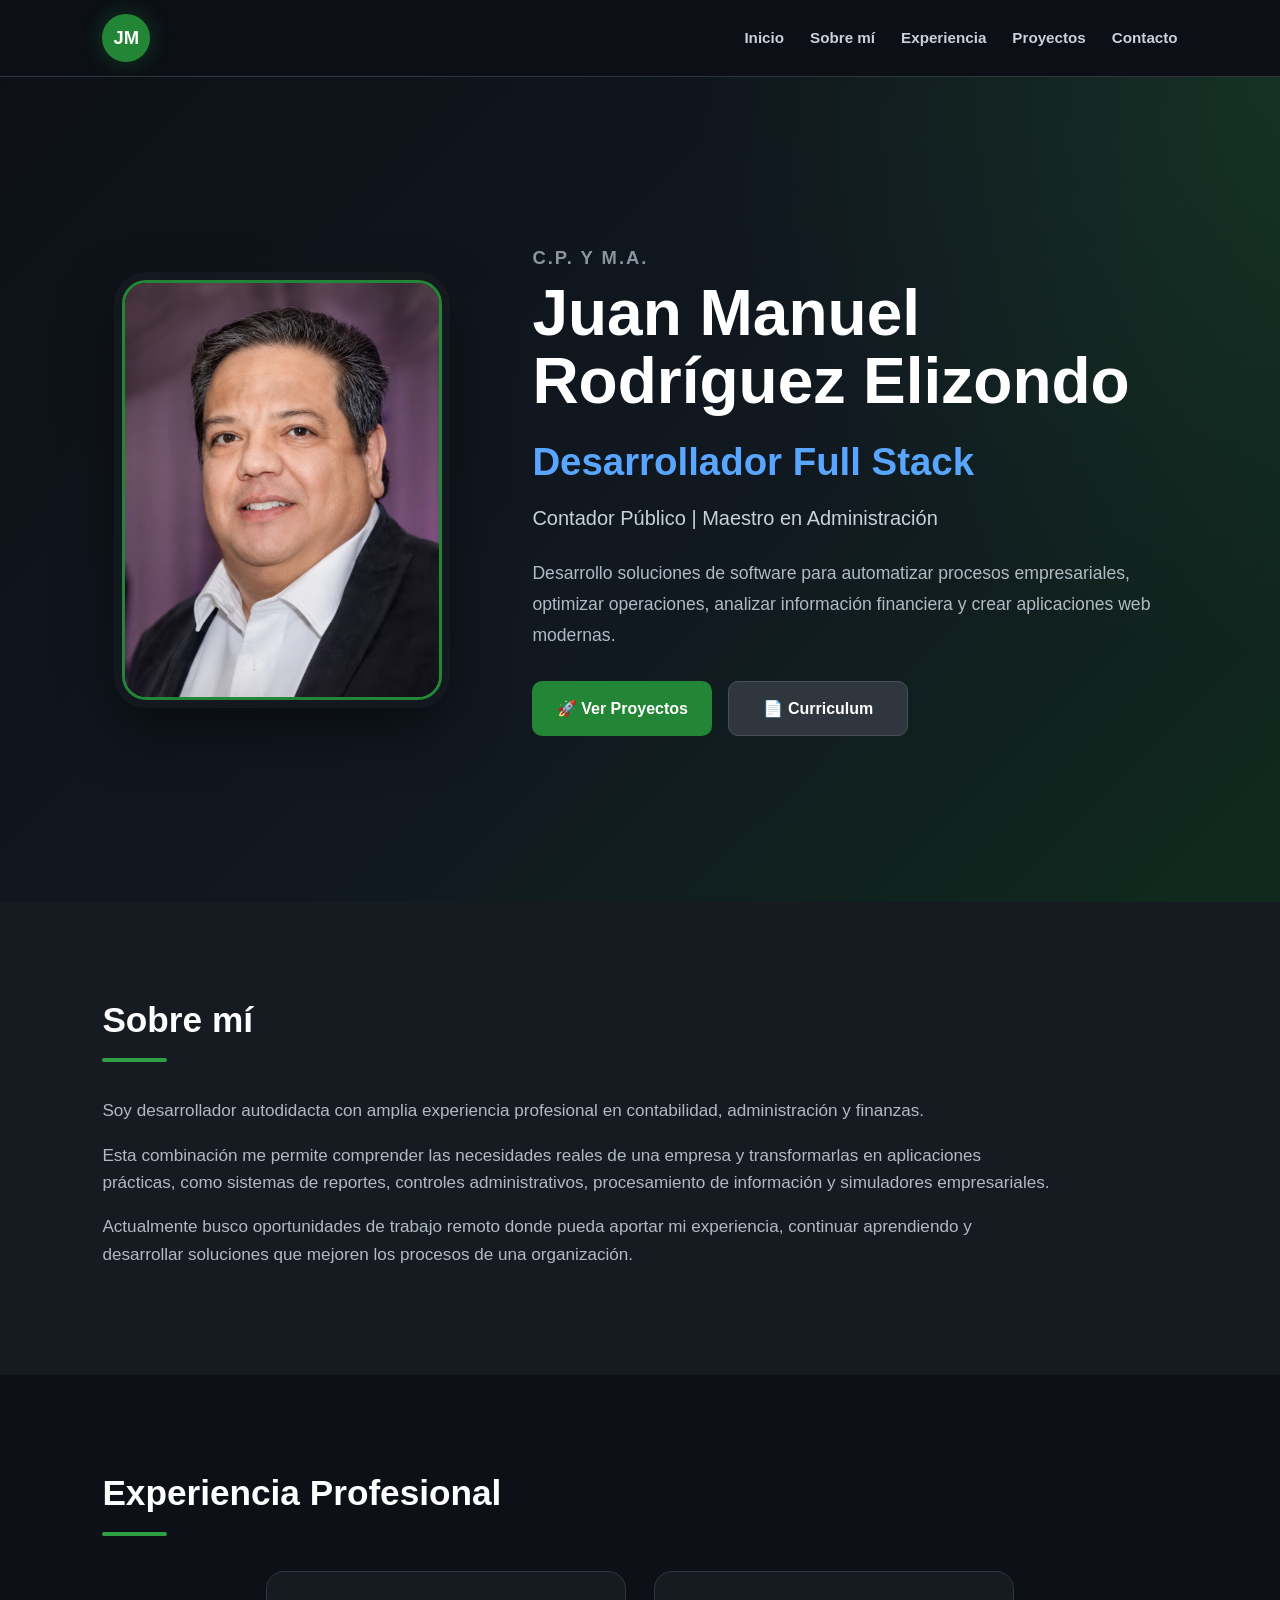
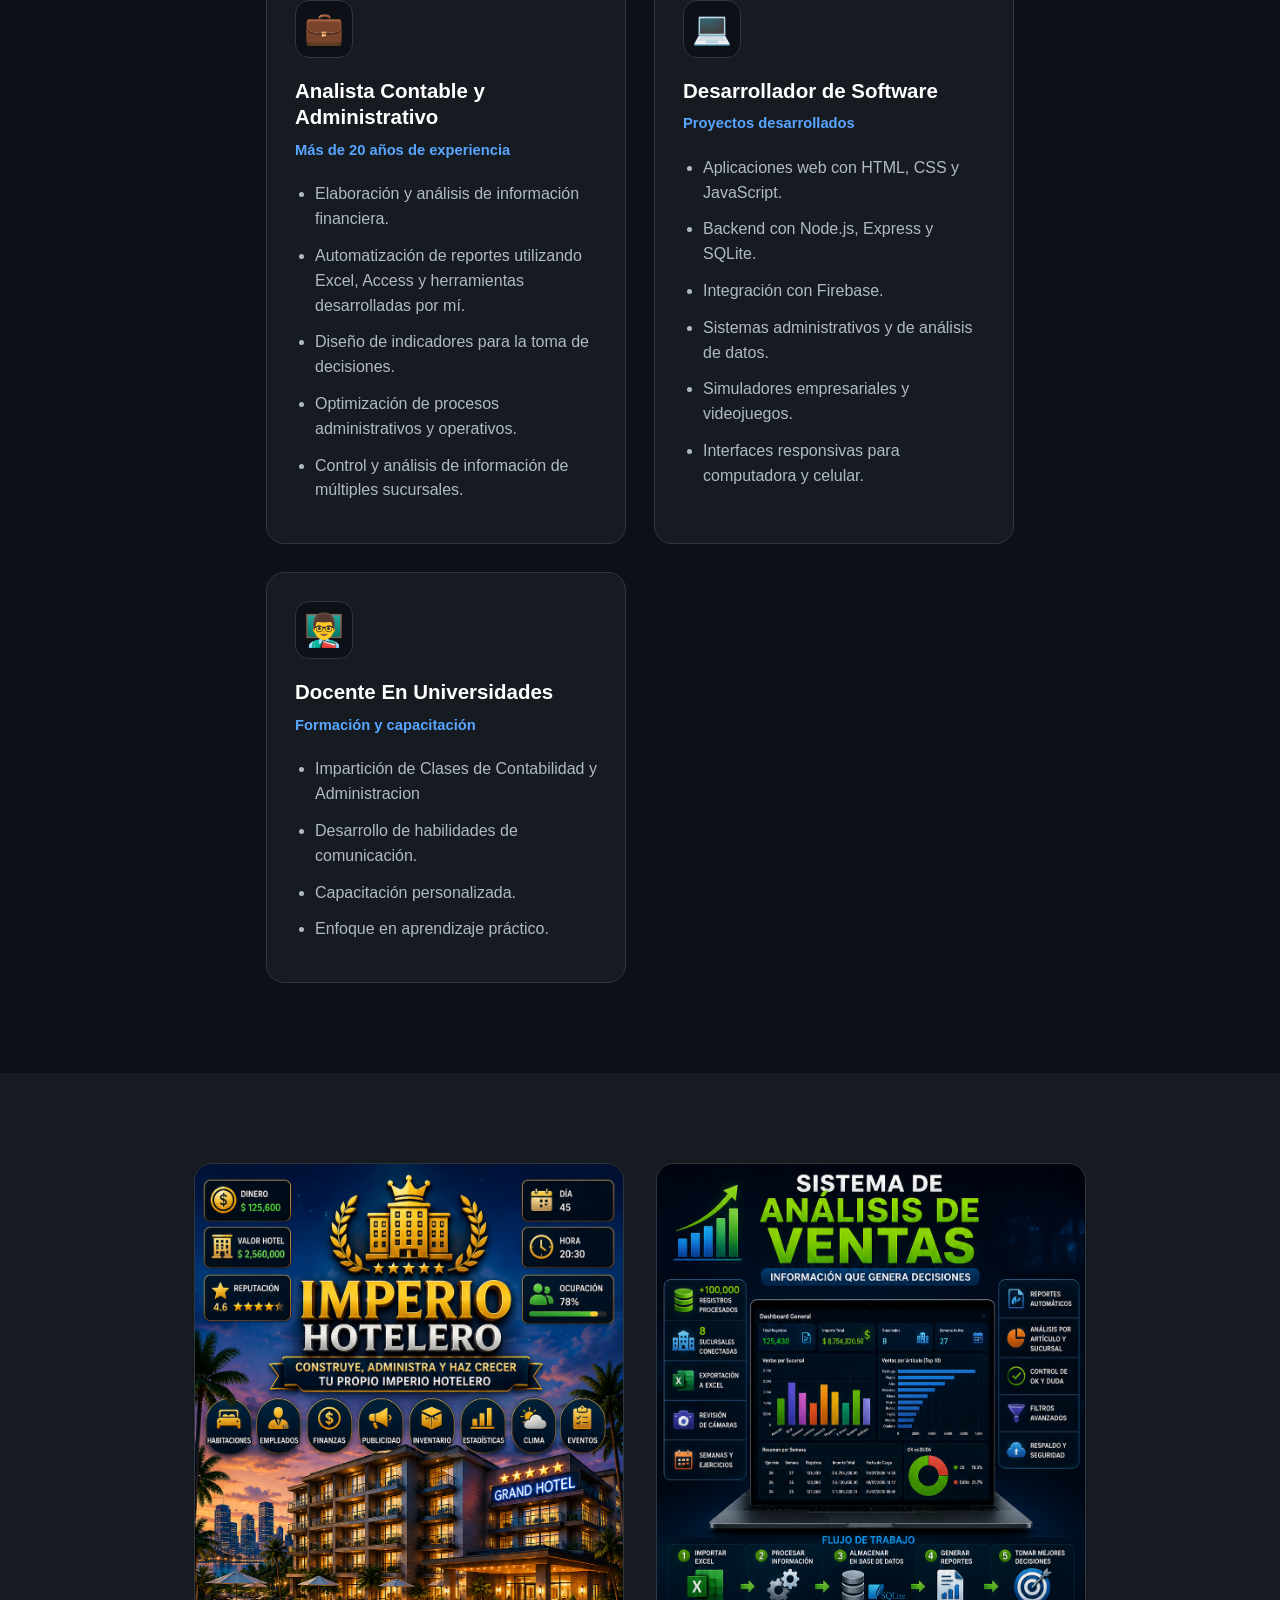
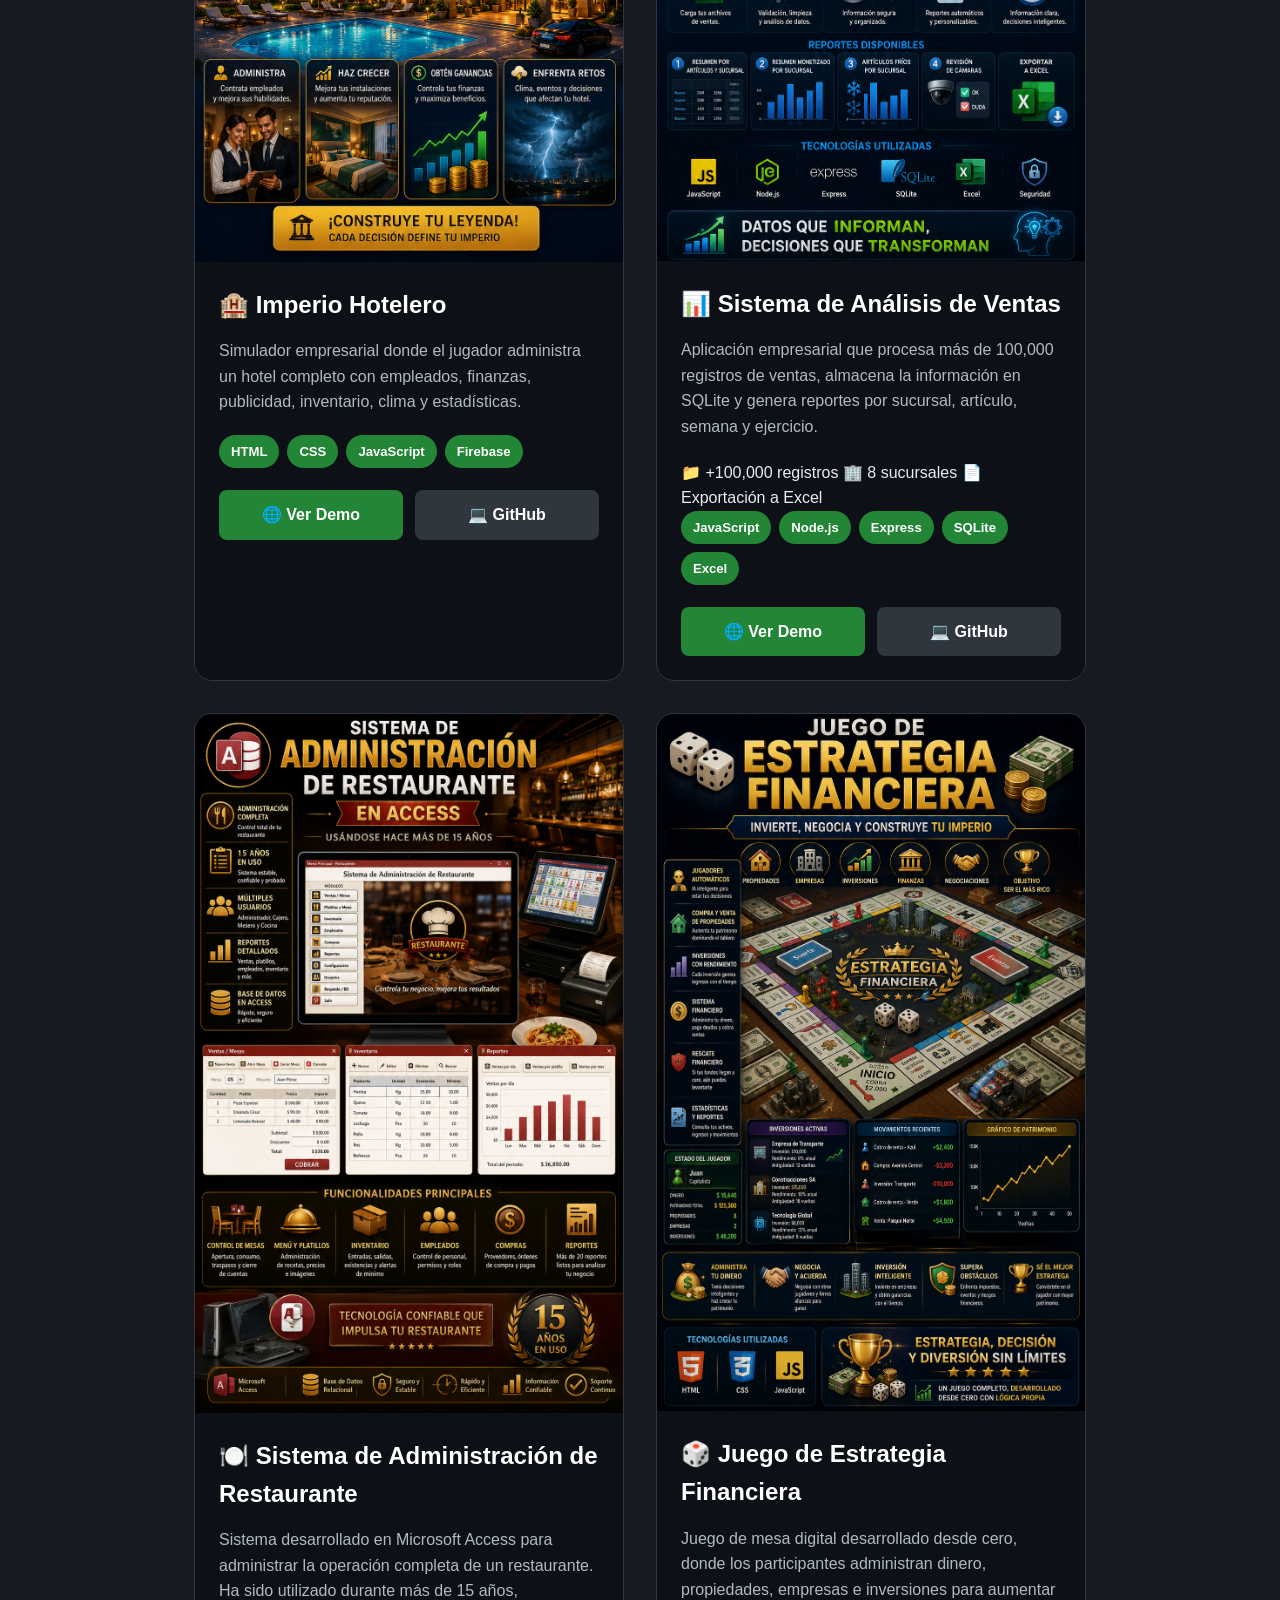
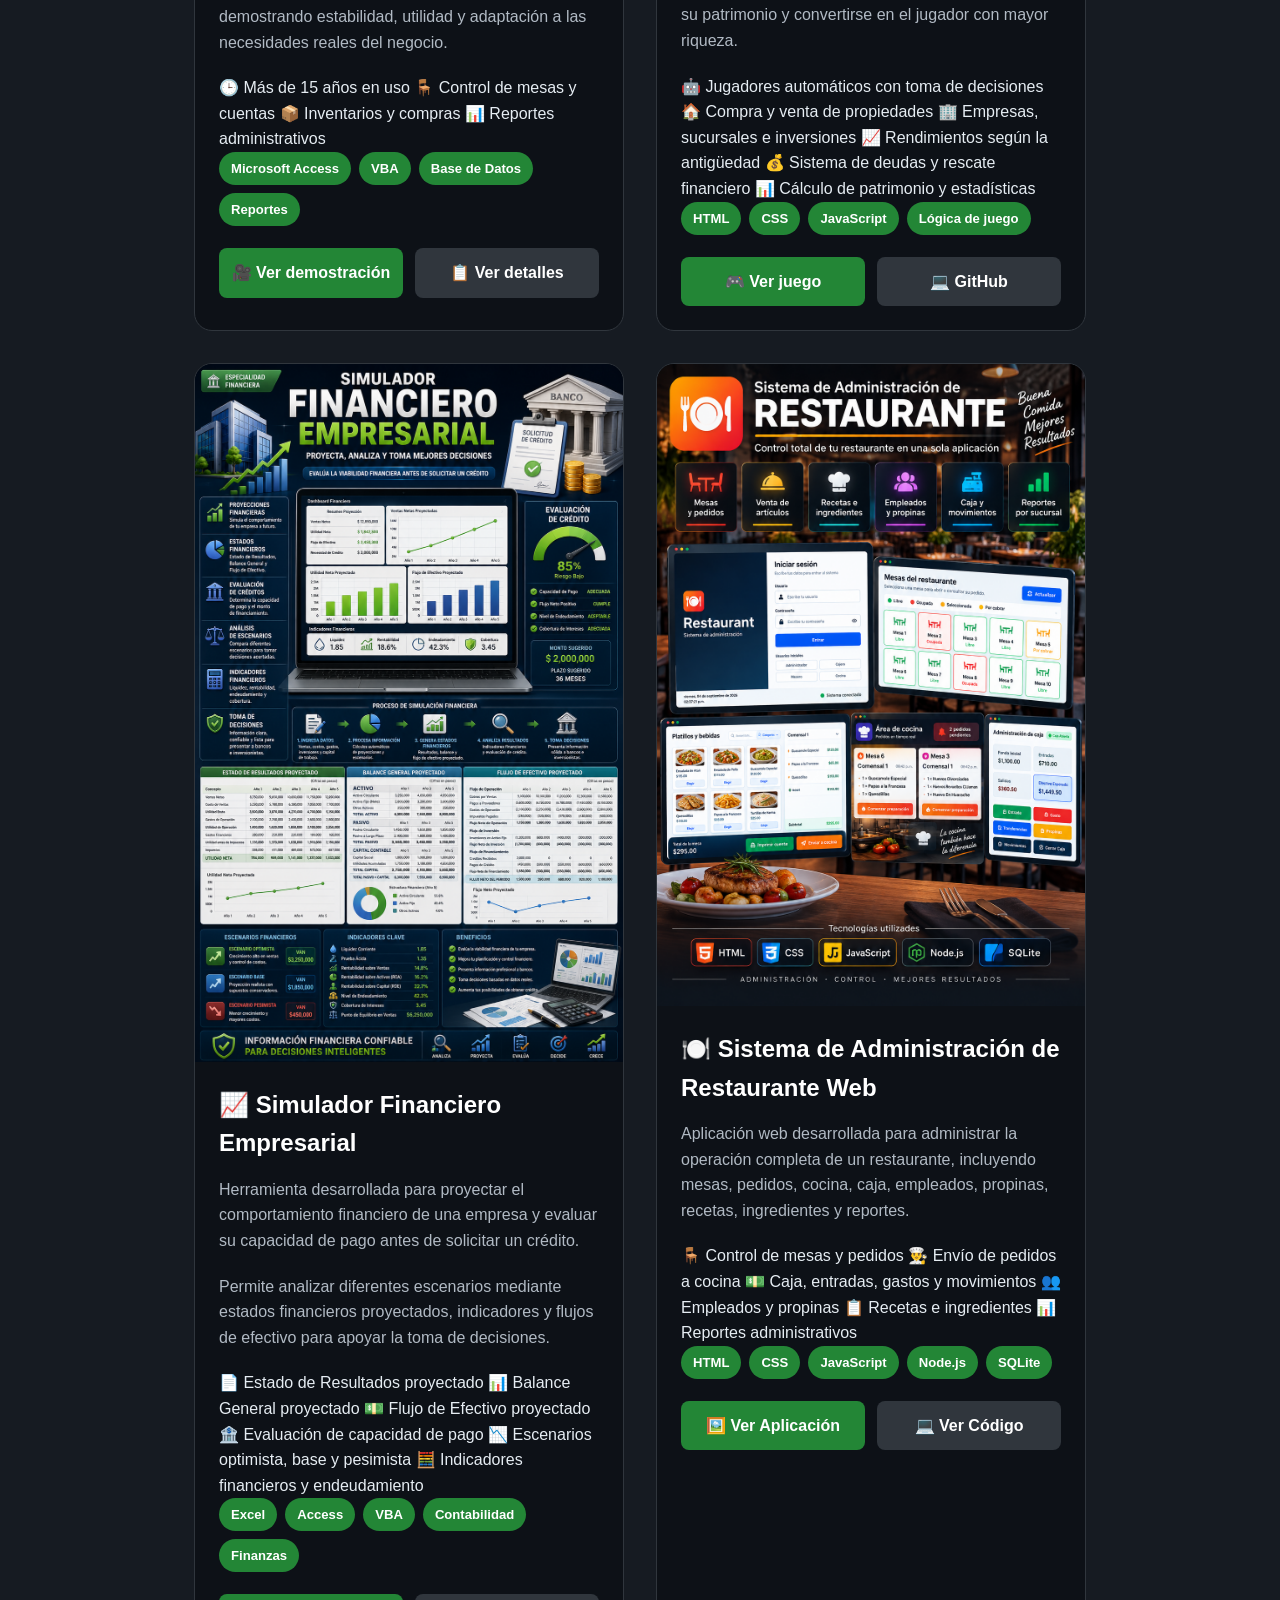
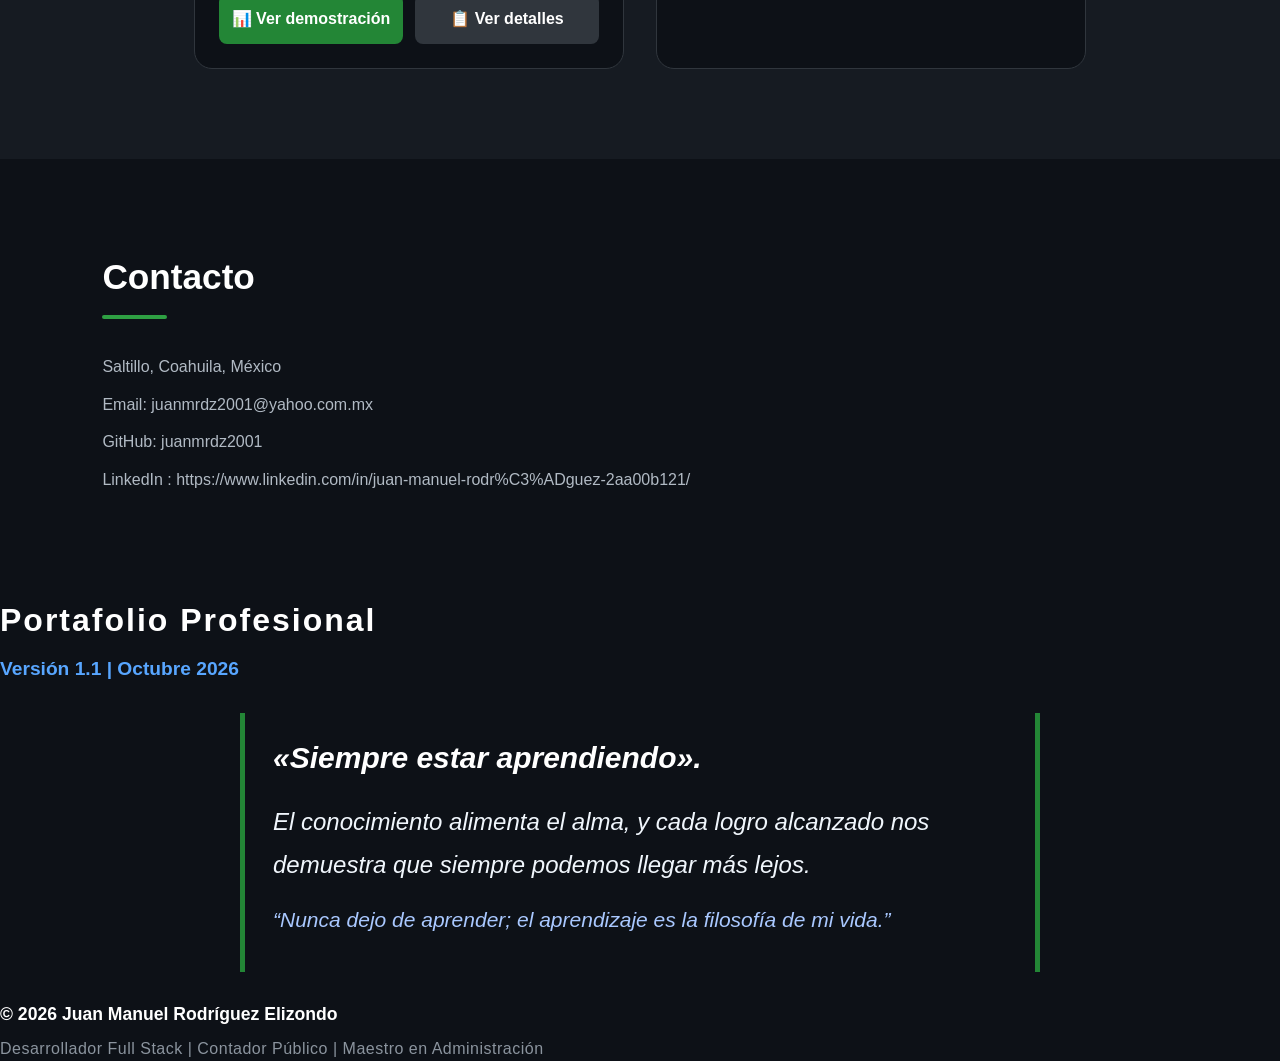
<file: index.html>
<!DOCTYPE html>
<html lang="es">

<head>

<meta charset="UTF-8">
<meta name="viewport" content="width=device-width, initial-scale=1.0">

<title>C.P. Y M.A. Juan Manuel Rodríguez | Portafolio</title>

<link rel="stylesheet" href="styles.css">

<!-- Google tag (gtag.js) -->
<script async src="https://www.googletagmanager.com/gtag/js?id=G-NSGZMLLP7R"></script>

<script>
window.dataLayer = window.dataLayer || [];

function gtag() {
    dataLayer.push(arguments);
}

gtag('js', new Date());

gtag('config', 'G-NSGZMLLP7R');
</script>

</head>

<body>

<header>

    <div class="logo">
        JM
    </div>

    <nav>
    <a href="#inicio">Inicio</a>
    <a href="#sobreMi">Sobre mí</a>
    <a href="#experiencia">Experiencia</a>
    <a href="#proyectos">Proyectos</a>
    <a href="#contacto">Contacto</a>
    </nav>
      

</header>

<section id="inicio" class="hero">

    <div class="heroContenido">

        <div class="heroFoto">

            <img
                src="imagenes/FotoJuanManuel Rodriguez.png"
                alt="Fotografía de Juan Manuel Rodríguez Elizondo"
            >

        </div>

        <div class="heroTexto">

            <p class="gradoProfesional">
                C.P. Y M.A.
            </p>

            <h1>
                Juan Manuel Rodríguez Elizondo
            </h1>

            <h2>
                Desarrollador Full Stack
            </h2>

            <h3>
                Contador Público | Maestro en Administración
            </h3>

            <p class="descripcionHero">
                Desarrollo soluciones de software para automatizar procesos
                empresariales, optimizar operaciones, analizar información
                financiera y crear aplicaciones web modernas.
            </p>

            <div class="botonesHero">

                <a
                    href="#proyectos"
                    class="btnHero btnPrincipal"
                >
                    🚀 Ver Proyectos
                </a>

         <a
         href="cv/index.html"
         class="btnHero btnSecundario"
         onclick="gtag('event', 'ver_curriculum', {
        'event_category': 'Portafolio',
           'event_label': 'Curriculum'
               });"
                   >
                  📄 Curriculum
               </a>
                
            </div>

        </div>

    </div>

</section>

<section id="sobreMi">

    <h2>Sobre mí</h2>

    <p>
        Soy desarrollador autodidacta con amplia experiencia profesional
        en contabilidad, administración y finanzas.
    </p>

    <p>
        Esta combinación me permite comprender las necesidades reales de
        una empresa y transformarlas en aplicaciones prácticas, como sistemas
        de reportes, controles administrativos, procesamiento de información
        y simuladores empresariales.
    </p>

    <p>
        Actualmente busco oportunidades de trabajo remoto donde pueda aportar
        mi experiencia, continuar aprendiendo y desarrollar soluciones que
        mejoren los procesos de una organización.
    </p>

</section>

<section id="experiencia">

    <h2>Experiencia Profesional</h2>

    <div class="experienciaGrid">

        <div class="experienciaCard">

            <div class="experienciaIcono">💼</div>

            <h3>Analista Contable y Administrativo</h3>

            <span class="tiempoExperiencia">
                Más de 20 años de experiencia
            </span>

            <ul>

                <li>Elaboración y análisis de información financiera.</li>

                <li>Automatización de reportes utilizando Excel, Access y herramientas desarrolladas por mí.</li>

                <li>Diseño de indicadores para la toma de decisiones.</li>

                <li>Optimización de procesos administrativos y operativos.</li>

                <li>Control y análisis de información de múltiples sucursales.</li>

            </ul>

        </div>

        <div class="experienciaCard">

            <div class="experienciaIcono">💻</div>

            <h3>Desarrollador de Software</h3>

            <span class="tiempoExperiencia">
                Proyectos desarrollados
            </span>

            <ul>

                <li>Aplicaciones web con HTML, CSS y JavaScript.</li>

                <li>Backend con Node.js, Express y SQLite.</li>

                <li>Integración con Firebase.</li>

                <li>Sistemas administrativos y de análisis de datos.</li>

                <li>Simuladores empresariales y videojuegos.</li>

                <li>Interfaces responsivas para computadora y celular.</li>

            </ul>

        </div>

        <div class="experienciaCard">

            <div class="experienciaIcono">👨‍🏫</div>

            <h3>Docente En Universidades</h3>

            <span class="tiempoExperiencia">
                Formación y capacitación
            </span>

            <ul>

                <li>Impartición de Clases de Contabilidad y Administracion</li>

                <li>Desarrollo de habilidades de comunicación.</li>

                <li>Capacitación personalizada.</li>

                <li>Enfoque en aprendizaje práctico.</li>

            </ul>

        </div>

    </div>

</section>

<section id="proyectos" class="seccionProyectos">

<div id="contenedorProyectos">

    <div class="proyectoCard">

    <img src="imagenes/ProyectoHotelImperio.png"
         alt="Imperio Hotelero"
         class="imagenProyecto">

        <div class="proyectoInfo">

        <h3>🏨 Imperio Hotelero</h3>

        <p>
            Simulador empresarial donde el jugador administra un
            hotel completo con empleados, finanzas, publicidad,
            inventario, clima y estadísticas.
        </p>

        <div class="tecnologias">

            <span>HTML</span>
            <span>CSS</span>
            <span>JavaScript</span>
            <span>Firebase</span>

        </div> <!---Terminan Tecnologias-->

        <div class="botonesProyecto">

        <a href="https://juanmrdz2001.github.io/Hotel/"
           target="_blank"
           class="btnProyecto demo">
        🌐 Ver Demo
        </a>
       <a href="https://github.com/juanmrdz2001/Hotel"
          target="_blank"
          class="btnProyecto github">
        💻 GitHub
        </a>
        </div> <!-- Terminan Botones -->

          
        </div><!---Termina Hotel Imperio-->

    </div><!-- Duda-->

<div class="proyectoCard">

    <img
        src="imagenes/ProyectoAnalisisVentas.png"
        alt="Sistema de análisis de ventas"
        class="imagenProyecto"
    >

    <div class="proyectoInfo">

        <h3>📊 Sistema de Análisis de Ventas</h3>

        <p>
            Aplicación empresarial que procesa más de 100,000 registros
            de ventas, almacena la información en SQLite y genera reportes
            por sucursal, artículo, semana y ejercicio.
        </p>

        <div class="datosProyecto">

            <span>📁 +100,000 registros</span>

            <span>🏢 8 sucursales</span>

            <span>📄 Exportación a Excel</span>

        </div>

        <div class="tecnologias">

            <span>JavaScript</span>
            <span>Node.js</span>
            <span>Express</span>
            <span>SQLite</span>
            <span>Excel</span>

        </div>

        <div class="botonesProyecto">

            <a
                href="#"
                class="btnProyecto demo"
                aria-label="Ver demostración del Sistema de Análisis de Ventas"
            >
                🌐 Ver Demo
            </a>

            <a
                href="#"
                class="btnProyecto github"
                aria-label="Ver código del Sistema de Análisis de Ventas en GitHub"
            >
                💻 GitHub
            </a>

        </div><!--- Termina Botones-->

    </div><!---Termina AnalisisVentas-->

</div>

<div class="proyectoCard">

    <img
        src="imagenes/ProyectoRestaurant.png"
        alt="Sistema de administración de restaurante en Microsoft Access"
        class="imagenProyecto"
    >

    <div class="proyectoInfo">

        <h3>🍽️ Sistema de Administración de Restaurante</h3>

        <p>
            Sistema desarrollado en Microsoft Access para administrar
            la operación completa de un restaurante. Ha sido utilizado
            durante más de 15 años, demostrando estabilidad, utilidad
            y adaptación a las necesidades reales del negocio.
        </p>

        <div class="datosProyecto">

            <span>🕒 Más de 15 años en uso</span>

            <span>🪑 Control de mesas y cuentas</span>

            <span>📦 Inventarios y compras</span>

            <span>📊 Reportes administrativos</span>

        </div>

        <div class="tecnologias">

            <span>Microsoft Access</span>
            <span>VBA</span>
            <span>Base de Datos</span>
            <span>Reportes</span>

        </div>

        <div class="botonesProyecto">

            <a
                href="#"
                class="btnProyecto demo"
                aria-label="Ver demostración del Sistema de Restaurante"
            >
                🎥 Ver demostración
            </a>

            <a
                href="#"
                class="btnProyecto github"
                aria-label="Ver información técnica del Sistema de Restaurante"
            >
                📋 Ver detalles
            </a>

        </div>

    </div>

    </div>

<div class="proyectoCard">

    <img
        src="imagenes/ProyectoEstrategiaFinanzas.png"
        alt="Juego de Estrategia Financiera"
        class="imagenProyecto"
    >

    <div class="proyectoInfo">

        <h3>🎲 Juego de Estrategia Financiera</h3>

        <p>
            Juego de mesa digital desarrollado desde cero, donde los
            participantes administran dinero, propiedades, empresas e
            inversiones para aumentar su patrimonio y convertirse en
            el jugador con mayor riqueza.
        </p>

        <div class="datosProyecto">

            <span>🤖 Jugadores automáticos con toma de decisiones</span>

            <span>🏠 Compra y venta de propiedades</span>

            <span>🏢 Empresas, sucursales e inversiones</span>

            <span>📈 Rendimientos según la antigüedad</span>

            <span>💰 Sistema de deudas y rescate financiero</span>

            <span>📊 Cálculo de patrimonio y estadísticas</span>

        </div>

        <div class="tecnologias">

            <span>HTML</span>
            <span>CSS</span>
            <span>JavaScript</span>
            <span>Lógica de juego</span>

        </div>

        <div class="botonesProyecto">

            <a
                href="#"
                class="btnProyecto demo"
                aria-label="Probar el Juego de Estrategia Financiera"
            >
                🎮 Ver juego
            </a>

            <a
                href="#"
                class="btnProyecto github"
                aria-label="Ver el código del Juego de Estrategia Financiera"
            >
                💻 GitHub
            </a>

        </div>

    </div>

</div>

<div class="proyectoCard">

    <img
        src="imagenes/ProyectoCorridaFinanciera.png"
        alt="Simulador Financiero Empresarial"
        class="imagenProyecto"
    >

    <div class="proyectoInfo">

        <h3>📈 Simulador Financiero Empresarial</h3>

        <p>
            Herramienta desarrollada para proyectar el comportamiento
            financiero de una empresa y evaluar su capacidad de pago
            antes de solicitar un crédito.
        </p>

        <p>
            Permite analizar diferentes escenarios mediante estados
            financieros proyectados, indicadores y flujos de efectivo
            para apoyar la toma de decisiones.
        </p>

        <div class="datosProyecto">

            <span>📄 Estado de Resultados proyectado</span>

            <span>📊 Balance General proyectado</span>

            <span>💵 Flujo de Efectivo proyectado</span>

            <span>🏦 Evaluación de capacidad de pago</span>

            <span>📉 Escenarios optimista, base y pesimista</span>

            <span>🧮 Indicadores financieros y endeudamiento</span>

        </div>

        <div class="tecnologias">

            <span>Excel</span>
            <span>Access</span>
            <span>VBA</span>
            <span>Contabilidad</span>
            <span>Finanzas</span>

        </div>

        <div class="botonesProyecto">

            <a
                href="#"
                class="btnProyecto demo"
                aria-label="Ver demostración del Simulador Financiero Empresarial"
            >
                📊 Ver demostración
            </a>

            <a
                href="#"
                class="btnProyecto github"
                aria-label="Ver detalles del Simulador Financiero Empresarial"
            >
                📋 Ver detalles
            </a>

        </div>

    </div>

    </div>

    <div class="proyectoCard">

    <img
        src="imagenes/ProyectoRestaurantHTML.png"
        alt="Sistema de Administración de Restaurante Web"
        class="imagenProyecto"
    >

    <div class="proyectoInfo">

        <h3>🍽️ Sistema de Administración de Restaurante Web</h3>

        <p>
            Aplicación web desarrollada para administrar la operación
            completa de un restaurante, incluyendo mesas, pedidos, cocina,
            caja, empleados, propinas, recetas, ingredientes y reportes.
        </p>

        <div class="datosProyecto">

            <span>🪑 Control de mesas y pedidos</span>

            <span>👨‍🍳 Envío de pedidos a cocina</span>

            <span>💵 Caja, entradas, gastos y movimientos</span>

            <span>👥 Empleados y propinas</span>

            <span>📋 Recetas e ingredientes</span>

            <span>📊 Reportes administrativos</span>

        </div>

        <div class="tecnologias">

            <span>HTML</span>
            <span>CSS</span>
            <span>JavaScript</span>
            <span>Node.js</span>
            <span>SQLite</span>

        </div>

        <div class="botonesProyecto">

            <a
                href="imagenes/ProyectoRestaurantHTML.png"
                target="_blank"
                rel="noopener noreferrer"
                class="btnProyecto demo"
            >
                🖼️ Ver Aplicación
            </a>

            <a
                href="#"
                class="btnProyecto github"
            >
                💻 Ver Código
            </a>

        </div>

    </div>
    </div>
    </div>
    </div>
</section>

<section id="contacto">

<h2>Contacto</h2>

<p>Saltillo, Coahuila, México</p>

<p>Email: juanmrdz2001@yahoo.com.mx</p>

<p>GitHub: juanmrdz2001</p>

<p>LinkedIn : https://www.linkedin.com/in/juan-manuel-rodr%C3%ADguez-2aa00b121/</p>

</section>

<script src="script.js"></script>
<footer class="piePagina">

    <div class="pieContenido">

        <h3>Portafolio Profesional</h3>

        <p class="versionPortafolio">
            Versión 1.1 | Octubre 2026
        </p>


        <blockquote class="filosofia">
        <h2>«Siempre estar aprendiendo».</h2>

        <p>
        El conocimiento alimenta el alma, y cada logro
        alcanzado nos demuestra que siempre podemos
        llegar más lejos.
        </p>

        <p class="frase-final">
        “Nunca dejo de aprender; el aprendizaje
        es la filosofía de mi vida.”
        </p>
        </blockquote>

        <p class="autorPortafolio">
            © 2026 Juan Manuel Rodríguez Elizondo
        </p>

        <p class="perfilPortafolio">
            Desarrollador Full Stack | Contador Público | Maestro en Administración
        </p>

    </div>

</footer>

</body>

</html>
</file>
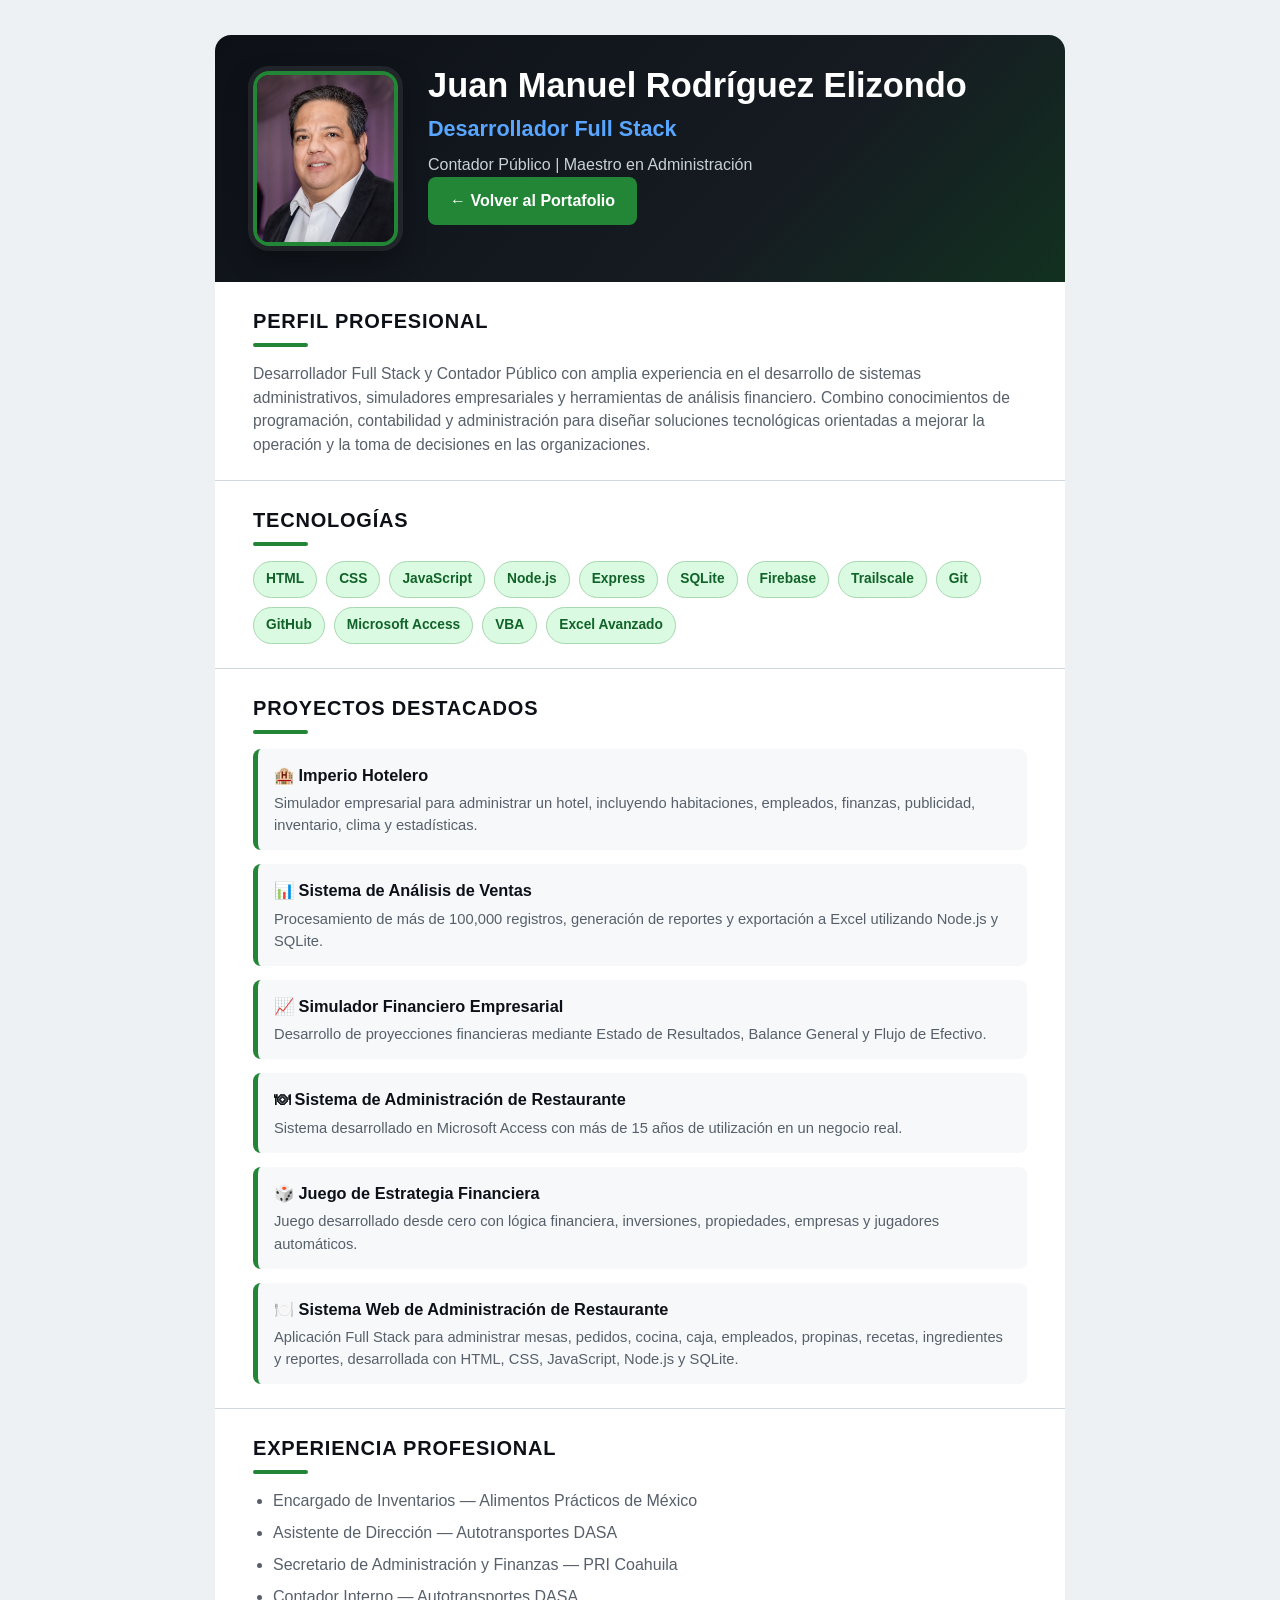
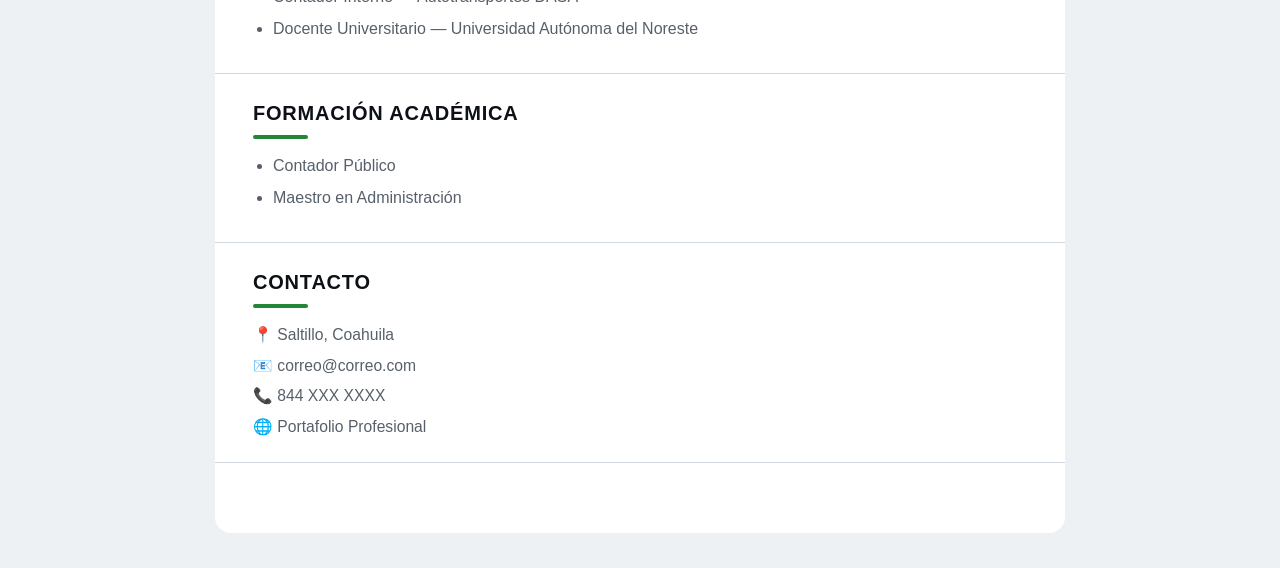
<file: cv/index.html>
<!DOCTYPE html>

<html lang="es">

<head>

    <meta charset="UTF-8">

    <meta name="viewport"
          content="width=device-width, initial-scale=1.0">

    <title>Currículum | Juan Manuel Rodríguez Elizondo</title>

    <link rel="stylesheet" href="styles.css">

</head>

<body>

<header>

    <div class="encabezado">

        <img
            src="../imagenes/FotoJuanManuel Rodriguez.png"
            alt="Juan Manuel Rodríguez"
            class="fotoPerfil"
        >

        <div>

            <h1>
                Juan Manuel Rodríguez Elizondo
            </h1>

            <h2>
                Desarrollador Full Stack
            </h2>

            <p class="subtitulo">

                Contador Público |
                Maestro en Administración

            </p>

            <a href="../index.html" class="btnVolver">
    ← Volver al Portafolio
</a>

        </div>

    </div>

</header>

<section>

    <h2>Perfil Profesional</h2>

    <p>

        Desarrollador Full Stack y Contador Público con amplia
        experiencia en el desarrollo de sistemas administrativos,
        simuladores empresariales y herramientas de análisis
        financiero.

        Combino conocimientos de programación,
        contabilidad y administración para diseñar soluciones
        tecnológicas orientadas a mejorar la operación y la toma
        de decisiones en las organizaciones.

    </p>

</section>

<section>

    <h2>Tecnologías</h2>

    <div class="habilidades">

        <span>HTML</span>
        <span>CSS</span>
        <span>JavaScript</span>
        <span>Node.js</span>
        <span>Express</span>
        <span>SQLite</span>
        <span>Firebase</span>
        <span>Trailscale</span>
        <span>Git</span>
        <span>GitHub</span>
        <span>Microsoft Access</span>
        <span>VBA</span>
        <span>Excel Avanzado</span>

    </div>

</section>

<section>

    <h2>Proyectos Destacados</h2>

    <div class="proyectoCV">

        <h3>🏨 Imperio Hotelero</h3>

        <p>
            Simulador empresarial para administrar un hotel,
            incluyendo habitaciones, empleados, finanzas,
            publicidad, inventario, clima y estadísticas.
        </p>

    </div>

    <div class="proyectoCV">

        <h3>📊 Sistema de Análisis de Ventas</h3>

        <p>

            Procesamiento de más de 100,000 registros,
            generación de reportes y exportación a Excel
            utilizando Node.js y SQLite.

        </p>

    </div>

    <div class="proyectoCV">

        <h3>📈 Simulador Financiero Empresarial</h3>

        <p>

            Desarrollo de proyecciones financieras mediante
            Estado de Resultados, Balance General y Flujo de
            Efectivo.

        </p>

    </div>

    <div class="proyectoCV">

        <h3>🍽 Sistema de Administración de Restaurante</h3>

        <p>

            Sistema desarrollado en Microsoft Access con más
            de 15 años de utilización en un negocio real.

        </p>

    </div>

    <div class="proyectoCV">

        <h3>🎲 Juego de Estrategia Financiera</h3>

        <p>

            Juego desarrollado desde cero con lógica financiera,
            inversiones, propiedades, empresas y jugadores
            automáticos.

        </p>

    </div>


    <div class="proyectoCV">
    <h3>🍽️ Sistema Web de Administración de Restaurante</h3>

    <p>
        Aplicación Full Stack para administrar mesas, pedidos, cocina,
        caja, empleados, propinas, recetas, ingredientes y reportes,
        desarrollada con HTML, CSS, JavaScript, Node.js y SQLite.
    </p>
    
    </div>

</section>

<section>

    <h2>Experiencia Profesional</h2>

    <ul>

        <li>
            Encargado de Inventarios
            — Alimentos Prácticos de México
        </li>

        <li>
            Asistente de Dirección
            — Autotransportes DASA
        </li>

        <li>
            Secretario de Administración y Finanzas
            — PRI Coahuila
        </li>

        <li>
            Contador Interno
            — Autotransportes DASA
        </li>

        <li>
            Docente Universitario
            — Universidad Autónoma del Noreste
        </li>

    </ul>

</section>

<section>

    <h2>Formación Académica</h2>

    <ul>

        <li>
            Contador Público
        </li>

        <li>
            Maestro en Administración
        </li>

    </ul>

</section>

<section>

    <h2>Contacto</h2>

    <p>

        📍 Saltillo, Coahuila

    </p>

    <p>

        📧 correo@correo.com

    </p>

    <p>

        📞 844 XXX XXXX

    </p>

    <p>

        🌐 Portafolio Profesional

    </p>

</section>

<footer>

    <p>

        "Nunca dejo de aprender;
        el aprendizaje es la filosofía de mi vida."

    </p>

</footer>

</body>

</html>
</file>
<file: styles.css>
/* ==================================================
   CONFIGURACIÓN GENERAL
================================================== */

* {
    margin: 0;
    padding: 0;
    box-sizing: border-box;
}

html {
    scroll-behavior: smooth;
}

body {
    font-family: Arial, Helvetica, sans-serif;
    background: #0d1117;
    color: #e6edf3;
    line-height: 1.6;
}

a {
    color: inherit;
    text-decoration: none;
}

img {
    max-width: 100%;
}

section {
    padding: 90px 8%;
}

section h2 {
    margin-bottom: 35px;
    font-size: 2.2rem;
    color: #ffffff;
}

section h2::after {
    content: "";
    display: block;
    width: 65px;
    height: 4px;
    margin-top: 10px;
    border-radius: 20px;
    background: #2ea043;
}


/* ==================================================
   ENCABEZADO
================================================== */

header {
    position: sticky;
    top: 0;
    z-index: 1000;

    width: 100%;
    min-height: 75px;
    padding: 14px 8%;

    display: flex;
    align-items: center;
    justify-content: space-between;

    background: rgba(13, 17, 23, 0.96);
    border-bottom: 1px solid #30363d;
    backdrop-filter: blur(10px);
}

.logo {
    width: 48px;
    height: 48px;

    display: flex;
    align-items: center;
    justify-content: center;

    border-radius: 50%;
    background: #238636;
    color: #ffffff;

    font-size: 1.15rem;
    font-weight: bold;

    box-shadow: 0 0 20px rgba(35, 134, 54, 0.35);
}

nav {
    display: flex;
    align-items: center;
    gap: 26px;
}

nav a {
    position: relative;
    color: #c9d1d9;
    font-size: 0.95rem;
    font-weight: bold;
    transition: 0.3s;
}

nav a::after {
    content: "";
    position: absolute;
    left: 0;
    bottom: -7px;

    width: 0;
    height: 2px;

    background: #2ea043;
    transition: 0.3s;
}

nav a:hover {
    color: #ffffff;
}

nav a:hover::after {
    width: 100%;
}

/* ==================================================
   PORTADA
================================================== */

.hero {
    min-height: calc(100vh - 75px);
    padding-top: 80px;
    padding-bottom: 80px;

    display: flex;
    align-items: center;

    background:
        radial-gradient(
            circle at top right,
            rgba(35, 134, 54, 0.22),
            transparent 38%
        ),
        linear-gradient(
            135deg,
            #0d1117 0%,
            #111820 55%,
            #0f2a1d 100%
        );
}

.heroContenido {
    width: 100%;
    max-width: 1250px;
    margin: 0 auto;

    display: grid;
    grid-template-columns: 360px 1fr;
    align-items: center;
    gap: 70px;
}

.heroFoto {
    width: 100%;
    display: flex;
    justify-content: center;
}

.heroFoto img {
    width: 320px;
    height: 420px;

    display: block;
    object-fit: cover;
    object-position: center;

    border-radius: 24px;
    border: 3px solid #238636;

    box-shadow:
        0 0 0 8px rgba(22, 27, 34, 0.8),
        0 25px 60px rgba(0, 0, 0, 0.5);
}

.heroTexto {
    max-width: 760px;
}

.gradoProfesional {
    margin-bottom: 8px;

    color: #8b949e;
    font-size: 1.15rem;
    font-weight: bold;
    letter-spacing: 2px;
    text-transform: uppercase;
}

.heroTexto h1 {
    margin-bottom: 16px;

    color: #ffffff;
    font-size: clamp(2.8rem, 5vw, 4.7rem);
    line-height: 1.05;
}

.heroTexto h2 {
    margin-bottom: 10px;

    color: #58a6ff;
    font-size: clamp(1.6rem, 3vw, 2.4rem);
}

.heroTexto h2::after {
    display: none;
}

.heroTexto h3 {
    margin-bottom: 24px;

    color: #c9d1d9;
    font-size: 1.25rem;
    font-weight: 500;
}

.descripcionHero {
    max-width: 720px;
    margin-bottom: 30px;

    color: #b1bac4;
    font-size: 1.1rem;
    line-height: 1.75;
}

.botonesHero {
    display: flex;
    flex-wrap: wrap;
    gap: 16px;
}

.btnHero {
    min-width: 180px;
    padding: 14px 24px;

    display: inline-flex;
    align-items: center;
    justify-content: center;

    border-radius: 10px;

    color: #ffffff;
    font-size: 1rem;
    font-weight: bold;

    transition: 0.3s;
}

.btnPrincipal {
    background: #238636;
}

.btnPrincipal:hover {
    background: #2ea043;
    transform: translateY(-3px);
    box-shadow: 0 12px 25px rgba(35, 134, 54, 0.3);
}

.btnSecundario {
    background: #30363d;
    border: 1px solid #484f58;
}

.btnSecundario:hover {
    background: #3d444d;
    transform: translateY(-3px);
}

/* ==================================================
   SOBRE MÍ
================================================== */

#sobreMi {
    background: #161b22;
}

#sobreMi p {
    max-width: 950px;
    margin-bottom: 17px;

    color: #b1bac4;
    font-size: 1.07rem;
}

/* ==================================================
   EXPERIENCIA PROFESIONAL
================================================== */

#experiencia {
    background: #0d1117;
}

.experienciaGrid {
    width: 100%;

    display: grid;
    grid-template-columns: repeat(
        auto-fit,
        minmax(280px, 360px)
    );

    justify-content: center;
    gap: 28px;
}

.experienciaCard {
    width: 100%;
    min-height: 390px;

    padding: 28px;

    display: flex;
    flex-direction: column;

    border: 1px solid #30363d;
    border-radius: 18px;

    background: #161b22;

    transition: 0.35s;
}

.experienciaCard:hover {
    transform: translateY(-9px);

    border-color: #238636;

    box-shadow:
        0 20px 42px
        rgba(0, 0, 0, 0.36);
}

.experienciaIcono {
    width: 58px;
    height: 58px;

    margin-bottom: 20px;

    display: flex;
    align-items: center;
    justify-content: center;

    border-radius: 14px;

    background: #0d1117;
    border: 1px solid #30363d;

    font-size: 2rem;
}

.experienciaCard h3 {
    margin-bottom: 8px;

    color: #ffffff;
    font-size: 1.28rem;
    line-height: 1.3;
}

.tiempoExperiencia {
    display: inline-block;

    margin-bottom: 20px;

    color: #58a6ff;

    font-size: 0.92rem;
    font-weight: bold;
}

.experienciaCard ul {
    padding-left: 20px;
}

.experienciaCard li {
    margin-bottom: 12px;

    color: #b1bac4;
    line-height: 1.55;
}

/* ==================================================
   PROYECTOS
================================================== */

#proyectos {
    background: #161b22;
}

#contenedorProyectos {
    width: 100%;

    display: grid;
    grid-template-columns: repeat(
        auto-fit,
        minmax(300px, 430px)
    );

    justify-content: center;
    gap: 32px;
}

.proyectoCard {
    width: 100%;
    max-width: 430px;

    overflow: hidden;

    border: 1px solid #30363d;
    border-radius: 18px;

    background: #0d1117;
    transition: 0.35s;
}

.proyectoCard:hover {
    transform: translateY(-9px);
    border-color: #238636;
    box-shadow: 0 20px 42px rgba(0, 0, 0, 0.36);
}

.imagenProyecto {
    width: 100%;
    height: auto;

    display: block;
}

.proyectoInfo {
    padding: 24px;
}

.proyectoInfo h3 {
    margin-bottom: 14px;

    color: #ffffff;
    font-size: 1.5rem;
}

.proyectoInfo p {
    margin-bottom: 20px;

    color: #b1bac4;
    font-size: 1rem;
}

.tecnologias {
    margin-bottom: 22px;

    display: flex;
    flex-wrap: wrap;
    gap: 8px;
}

.tecnologias span {
    padding: 6px 12px;

    border-radius: 20px;

    background: #238636;
    color: #ffffff;

    font-size: 0.82rem;
    font-weight: bold;
}

.botonesProyecto {
    display: flex;
    gap: 12px;
}

.btnProyecto {
    flex: 1;

    padding: 12px;

    border-radius: 8px;

    color: #ffffff;
    text-align: center;
    font-weight: bold;

    transition: 0.3s;
}

.demo {
    background: #238636;
}

.github {
    background: #30363d;
}

.btnProyecto:hover {
    transform: translateY(-3px);
    filter: brightness(1.12);
}


/* ==================================================
   CONTACTO
================================================== */

#contacto {
    background: #0d1117;
}

#contacto p {
    margin-bottom: 12px;
    color: #b1bac4;
}


/* ==================================================
   TABLETA
================================================== */

@media screen and (max-width: 950px) {

    section {
        padding: 75px 6%;
    }

    .experienciaGrid {
        grid-template-columns: repeat(2, minmax(0, 1fr));
    }

    #contenedorProyectos {
        grid-template-columns: repeat(
            auto-fit,
            minmax(280px, 430px)
        );
    }

    .heroContenido {
    grid-template-columns: 280px 1fr;
    gap: 40px;
}

.heroFoto img {
    width: 260px;
    height: 350px;
}

.heroTexto h1 {
    font-size: 3rem;
}

.heroTexto h3 {
    font-size: 1.05rem;
}

}


/* ==================================================
   CELULAR
================================================== */

@media screen and (max-width: 700px) {

    header {
        position: relative;

        padding: 14px 5%;

        flex-direction: column;
        gap: 14px;
    }

    nav {
        width: 100%;

        justify-content: center;
        flex-wrap: wrap;

        gap: 14px 18px;
    }

    nav a {
        font-size: 0.9rem;
    }

    section {
        padding: 60px 18px;
    }

    section h2 {
        font-size: 1.8rem;
    }

    .hero {
        min-height: auto;
        padding-top: 75px;
        padding-bottom: 75px;

        text-align: center;
    }

    .heroTexto {
        margin: 0 auto;
    }

    .heroTexto p {
        font-size: 1rem;
    }

    .experienciaGrid {
        grid-template-columns: 1fr;
    }

    #contenedorProyectos {
        grid-template-columns: 1fr;
        gap: 24px;
    }

    .proyectoCard {
        width: 100%;
        max-width: 430px;
        margin: 0 auto;
    }

    .proyectoInfo {
        padding: 20px;
    }

    .proyectoInfo h3 {
        font-size: 1.35rem;
    }

    .botonesProyecto {
        flex-direction: column;
    }

    .btnProyecto {
        width: 100%;
    }

    .hero {
    min-height: auto;
    padding-top: 60px;
    padding-bottom: 65px;
}

.heroContenido {
    grid-template-columns: 1fr;
    gap: 35px;
    text-align: center;
}

.heroFoto {
    order: 1;
}

.heroTexto {
    order: 2;
    margin: 0 auto;
}

.heroFoto img {
    width: 230px;
    height: 300px;
    border-radius: 20px;
}

.gradoProfesional {
    font-size: 1rem;
}

.heroTexto h1 {
    font-size: 2.5rem;
}

.heroTexto h2 {
    font-size: 1.55rem;
}

.heroTexto h3 {
    font-size: 1rem;
    line-height: 1.5;
}

.descripcionHero {
    font-size: 1rem;
}

.botonesHero {
    justify-content: center;
}

.btnHero {
    width: 100%;
    max-width: 320px;
}

}

@media screen and (max-width: 700px) {

    .experienciaGrid {
        grid-template-columns: 1fr;
        gap: 24px;
    }

    .experienciaCard {
        width: 100%;
        max-width: 430px;
        min-height: auto;

        margin: 0 auto;
        padding: 24px;
    }

}

/* ==================================================
   CELULARES PEQUEÑOS
================================================== */

@media screen and (max-width: 430px) {

    header {
        padding-left: 14px;
        padding-right: 14px;
    }

    nav {
        gap: 11px 14px;
    }

    nav a {
        font-size: 0.83rem;
    }

    section {
        padding-left: 14px;
        padding-right: 14px;
    }

    .experienciaCard {
        padding: 22px;
    }

    .proyectoCard {
        border-radius: 14px;
    }

    .proyectoInfo {
        padding: 18px;
    }

    .tecnologias span {
        font-size: 0.76rem;
    }

}

.piePagina h3 {
    margin-bottom: 8px;
    color: #ffffff;
    font-size: 2rem;
    font-weight: 700;
    letter-spacing: 2px;
}

.versionPortafolio {
    margin-bottom: 28px;
    color: #58a6ff;
    font-size: 1.2rem;
    font-weight: bold;
}

.piePagina blockquote {
    max-width: 800px;
    margin: 0 auto 28px;
    padding: 18px 28px;
    color: #f0f6fc;
    font-size: 1.45rem;
    font-style: italic;
    line-height: 1.8;
    border-left: 5px solid #238636;
    border-right: 5px solid #238636;
}

.autorPortafolio {
    margin-bottom: 8px;
    color: #ffffff;
    font-size: 1.1rem;
    font-weight: bold;
}

.perfilPortafolio {
    color: #8b949e;
    font-size: 1rem;
    letter-spacing: 0.5px;
}

@media screen and (max-width:600px){

    .piePagina h3{
        font-size:1.5rem;
    }

    .versionPortafolio{
        font-size:1rem;
    }

    .piePagina blockquote{
        font-size:1.15rem;
        padding:18px;
    }

    .autorPortafolio{
        font-size:1rem;
    }

    .perfilPortafolio{
        font-size:.95rem;
    }

}


.filosofia {
    max-width: 950px;
    margin: 40px auto;
    padding: 20px 35px;

    border-left: 6px solid #238b45;
    border-right: 6px solid #238b45;

    color: white;
    font-style: italic;
    line-height: 1.7;
}

.filosofia h2 {
    color: #ffffff;
    font-size: 30px;
    margin-bottom: 15px;
}

.filosofia p {
    font-size: 24px;
    margin: 15px 0;
}

.filosofia .frase-final {
    font-size: 21px;
    color: #a9c8ff;
}

@media (max-width: 600px) {
    .filosofia {
        padding: 15px 20px;
    }

    .filosofia h2 {
        font-size: 24px;
    }

    .filosofia p {
        font-size: 19px;
    }
}
</file>
<file: cv/styles.css>
/* ==================================================
   CONFIGURACIÓN GENERAL
================================================== */

* {
    margin: 0;
    padding: 0;
    box-sizing: border-box;
}

:root {
    --fondo: #eef1f4;
    --papel: #ffffff;
    --principal: #0d1117;
    --secundario: #161b22;
    --verde: #238636;
    --verde-claro: #2ea043;
    --azul: #0969da;
    --texto: #24292f;
    --texto-suave: #57606a;
    --borde: #d0d7de;
}

html {
    scroll-behavior: smooth;
}

body {
    padding: 35px 15px;

    background: var(--fondo);
    color: var(--texto);

    font-family: Arial, Helvetica, sans-serif;
    line-height: 1.5;
}

body > header,
body > section,
body > footer {
    width: 100%;
    max-width: 850px;
    margin-left: auto;
    margin-right: auto;
}

body > header {
    border-radius: 16px 16px 0 0;
}

body > section,
body > footer {
    background: var(--papel);
}


/* ==================================================
   ENCABEZADO
================================================== */

header {
    padding: 32px 38px;

    background:
        linear-gradient(
            135deg,
            #0d1117 0%,
            #161b22 65%,
            #123120 100%
        );

    color: #ffffff;
}

.encabezado {
    display: grid;
    grid-template-columns: 145px 1fr;
    align-items: center;
    gap: 30px;
}

.fotoPerfil {
    width: 145px;
    height: 175px;

    display: block;
    object-fit: cover;
    object-position: center;

    border: 4px solid var(--verde);
    border-radius: 16px;

    box-shadow:
        0 0 0 5px rgba(255, 255, 255, 0.08),
        0 12px 28px rgba(0, 0, 0, 0.35);
}

header h1 {
    margin-bottom: 8px;

    font-size: 2.15rem;
    line-height: 1.1;
}

header h2 {
    margin-bottom: 8px;

    color: #58a6ff;
    font-size: 1.35rem;
}

.subtitulo {
    color: #c9d1d9;
    font-size: 1rem;
}


/* ==================================================
   SECCIONES
================================================== */

section {
    padding: 24px 38px;
    border-bottom: 1px solid var(--borde);
}

section h2 {
    margin-bottom: 15px;

    color: var(--principal);
    font-size: 1.25rem;
    text-transform: uppercase;
    letter-spacing: 0.8px;
}

section h2::after {
    content: "";
    display: block;

    width: 55px;
    height: 4px;

    margin-top: 7px;

    border-radius: 20px;
    background: var(--verde);
}

section p {
    color: var(--texto-suave);
    font-size: 0.98rem;
}

section ul {
    padding-left: 20px;
}

section li {
    margin-bottom: 8px;
    color: var(--texto-suave);
}


/* ==================================================
   HABILIDADES
================================================== */

.habilidades {
    display: flex;
    flex-wrap: wrap;
    gap: 9px;
}

.habilidades span {
    padding: 7px 12px;

    border: 1px solid #a7d8b0;
    border-radius: 20px;

    background: #dafbe1;
    color: #116329;

    font-size: 0.86rem;
    font-weight: bold;
}


/* ==================================================
   PROYECTOS
================================================== */

.proyectoCV {
    margin-bottom: 14px;
    padding: 14px 16px;

    border-left: 5px solid var(--verde);
    border-radius: 8px;

    background: #f6f8fa;

    break-inside: avoid;
    page-break-inside: avoid;
}

.proyectoCV:last-child {
    margin-bottom: 0;
}

.proyectoCV h3 {
    margin-bottom: 5px;

    color: var(--principal);
    font-size: 1.02rem;
}

.proyectoCV p {
    font-size: 0.92rem;
}


/* ==================================================
   CONTACTO
================================================== */

section:last-of-type p {
    margin-bottom: 7px;
}

section:last-of-type p:last-child {
    margin-bottom: 0;
}


/* ==================================================
   PIE DE PÁGINA
================================================== */

footer {
    padding: 22px 38px;

    border-radius: 0 0 16px 16px;

    background: var(--principal);
    color: #ffffff;

    text-align: center;
}

footer p {
    font-size: 1rem;
    font-style: italic;
    line-height: 1.6;
}


/* ==================================================
   TABLETA Y CELULAR
================================================== */

@media screen and (max-width: 700px) {

    body {
        padding: 0;
        background: var(--papel);
    }

    body > header,
    body > section,
    body > footer {
        max-width: none;
    }

    body > header,
    body > footer {
        border-radius: 0;
    }

    header {
        padding: 28px 20px;
    }

    .encabezado {
        grid-template-columns: 1fr;
        gap: 20px;
        text-align: center;
    }

    .fotoPerfil {
        width: 135px;
        height: 165px;
        margin: 0 auto;
    }

    header h1 {
        font-size: 1.8rem;
    }

    header h2 {
        font-size: 1.2rem;
    }

    section {
        padding: 22px 20px;
    }

    section h2 {
        font-size: 1.1rem;
    }

    .proyectoCV {
        padding: 13px 14px;
    }

    footer {
        padding: 22px 20px;
    }

}


/* ==================================================
   IMPRESIÓN EN HOJA CARTA
================================================== */

@page {
    size: Letter;
    margin: 11mm;
}

@media print {

    * {
        -webkit-print-color-adjust: exact;
        print-color-adjust: exact;
    }

    html,
    body {
        width: 100%;
        background: #ffffff;
    }

    body {
        padding: 0;

        font-family: Arial, Helvetica, sans-serif;
        line-height: 1.35;
    }

    body > header,
    body > section,
    body > footer {
        width: 100%;
        max-width: none;
        margin: 0;
    }

    header {
        padding: 18px 24px;
        border-radius: 0;
    }

    .encabezado {
        grid-template-columns: 115px 1fr;
        gap: 22px;
    }

    .fotoPerfil {
        width: 115px;
        height: 138px;

        border-width: 3px;
        border-radius: 10px;

        box-shadow: none;
    }

    header h1 {
        margin-bottom: 5px;
        font-size: 1.75rem;
    }

    header h2 {
        margin-bottom: 5px;
        font-size: 1.15rem;
    }

    .subtitulo {
        font-size: 0.86rem;
    }

    section {
        padding: 13px 24px;
    }

    section h2 {
        margin-bottom: 9px;
        font-size: 1rem;
    }

    section h2::after {
        width: 42px;
        height: 3px;
        margin-top: 4px;
    }

    section p,
    section li {
        font-size: 0.79rem;
        line-height: 1.35;
    }

    section li {
        margin-bottom: 4px;
    }

    .habilidades {
        gap: 5px;
    }

    .habilidades span {
        padding: 4px 8px;
        font-size: 0.69rem;
    }

    .proyectoCV {
        margin-bottom: 7px;
        padding: 8px 11px;

        border-left-width: 4px;
        border-radius: 4px;
    }

    .proyectoCV h3 {
        margin-bottom: 2px;
        font-size: 0.84rem;
    }

    .proyectoCV p {
        font-size: 0.74rem;
    }

    footer {
        padding: 12px 24px;
        border-radius: 0;
    }

    footer p {
        font-size: 0.78rem;
    }

    header,
    .proyectoCV,
    footer {
        break-inside: avoid;
        page-break-inside: avoid;
    }

}

.btnVolver{
    display:inline-block;

    margin-bottom:25px;
    padding:12px 22px;

    background:#238636;
    color:white;

    border-radius:8px;

    text-decoration:none;

    font-weight:bold;

    transition:.3s;
}

.btnVolver:hover{
    background:#2ea043;
    transform:translateY(-2px);
}
</file>
